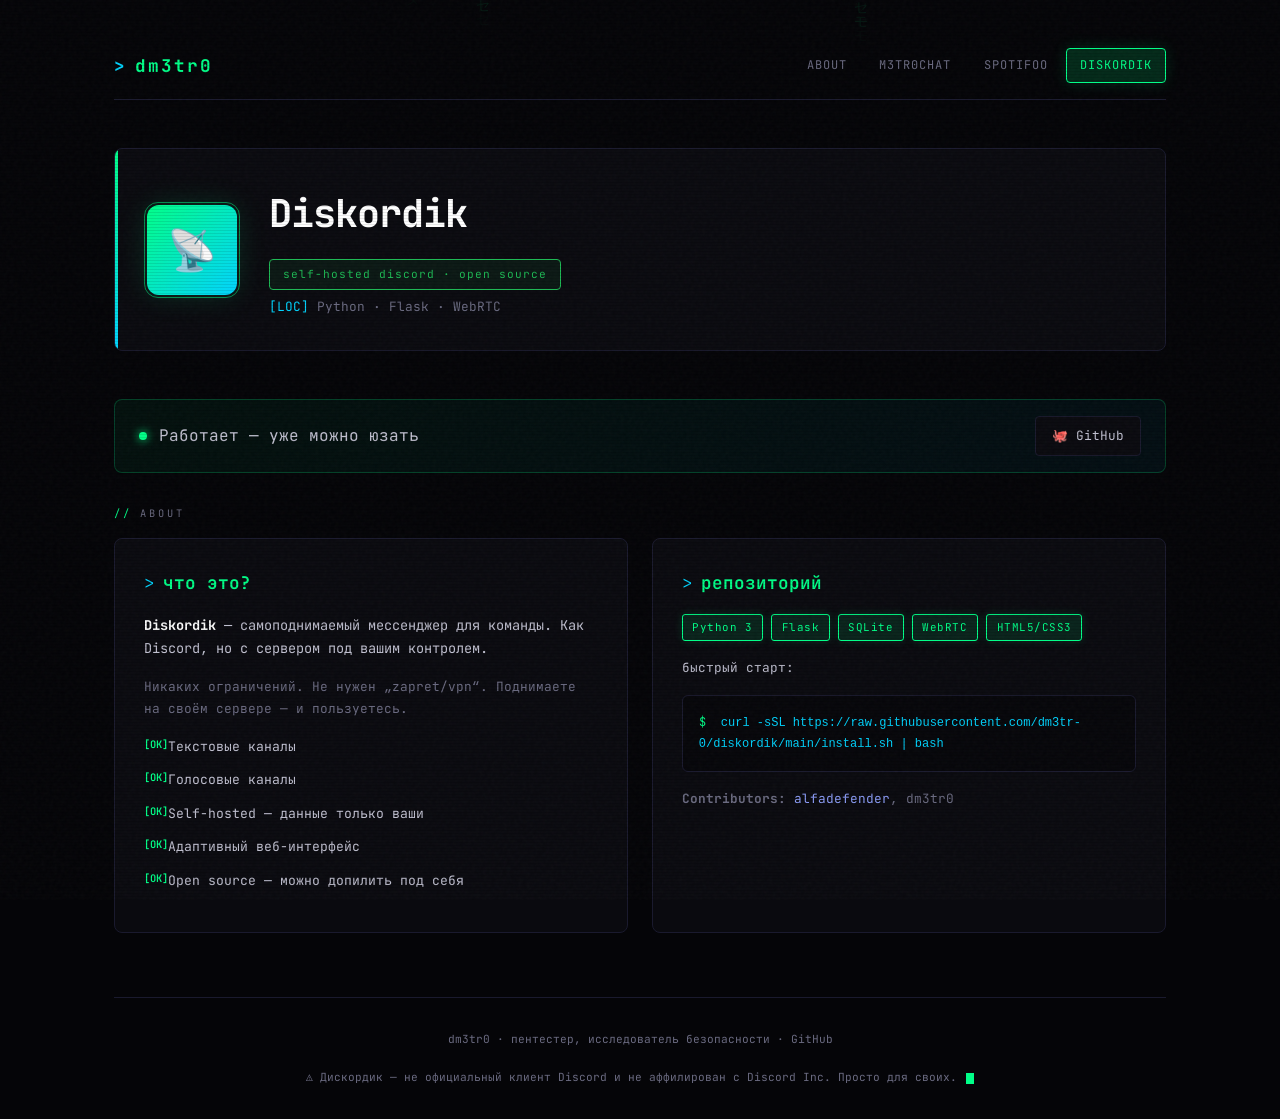
<file: index.html>
<!DOCTYPE html>
<html lang="ru">
<head>
    <meta charset="UTF-8">
    <meta name="viewport" content="width=device-width, initial-scale=1.0">
    <title>Diskordik · self‑hosted мессенджер</title>
    <meta name="description" content="Diskordik — self‑hosted мессенджер для команды. Как Discord, но сервер под вашим контролем.">
    <style>
@import url('https://fonts.googleapis.com/css2?family=JetBrains+Mono:wght@300;400;500;600;700&display=swap');

:root {
    --bg: #050508;
    --bg-card: #0a0a0f;
    --bg-card-hover: #0e0e15;
    --border: #1a1a2e;
    --border-hover: #00ff88;
    --text: #c0c0d0;
    --text-dim: #6a6a80;
    --accent: #00ff88;
    --accent-dim: #00cc6a;
    --accent-glow: rgba(0, 255, 136, 0.15);
    --accent2: #00d4ff;
    --accent2-glow: rgba(0, 212, 255, 0.15);
    --danger: #ff3366;
    --warning: #ffaa00;
    --success: #00ff88;
}

* { margin: 0; padding: 0; box-sizing: border-box; }

html { scroll-behavior: smooth; }

body {
    background: var(--bg);
    font-family: 'JetBrains Mono', 'Fira Code', monospace;
    color: var(--text);
    line-height: 1.7;
    min-height: 100vh;
    overflow-x: hidden;
    position: relative;
}

/* CRT Scanlines */
body::before {
    content: '';
    position: fixed;
    top: 0; left: 0; width: 100%; height: 100%;
    background: repeating-linear-gradient(
        0deg,
        rgba(0,0,0,0.15) 0px,
        rgba(0,0,0,0.15) 1px,
        transparent 1px,
        transparent 3px
    );
    pointer-events: none;
    z-index: 9999;
    opacity: 0.6;
}

/* Subtle noise */
body::after {
    content: '';
    position: fixed;
    top: 0; left: 0; width: 100%; height: 100%;
    background-image: url("data:image/svg+xml,%3Csvg viewBox='0 0 256 256' xmlns='http://www.w3.org/2000/svg'%3E%3Cfilter id='n'%3E%3CfeTurbulence type='fractalNoise' baseFrequency='0.9' numOctaves='4' stitchTiles='stitch'/%3E%3C/filter%3E%3Crect width='100%25' height='100%25' filter='url(%23n)' opacity='0.03'/%3E%3C/svg%3E");
    pointer-events: none;
    z-index: 9998;
}

/* Canvas background */
#matrix-canvas {
    position: fixed;
    top: 0; left: 0;
    width: 100%; height: 100%;
    z-index: 0;
    opacity: 0.08;
    pointer-events: none;
}

.container {
    max-width: 1100px;
    margin: 0 auto;
    padding: 2rem 1.5rem;
    position: relative;
    z-index: 1;
}

/* Navigation */
.nav {
    display: flex;
    justify-content: space-between;
    align-items: center;
    padding: 1rem 0;
    margin-bottom: 3rem;
    border-bottom: 1px solid var(--border);
    flex-wrap: wrap;
    gap: 1rem;
}

.nav-brand {
    font-size: 1.1rem;
    font-weight: 700;
    color: var(--accent);
    text-decoration: none;
    letter-spacing: 2px;
    display: flex;
    align-items: center;
    gap: 0.5rem;
}

.nav-brand::before {
    content: '>';
    color: var(--accent2);
    animation: blink 1s step-end infinite;
}

.nav-links {
    display: flex;
    gap: 0.3rem;
    flex-wrap: wrap;
}

.nav-links a {
    color: var(--text-dim);
    text-decoration: none;
    font-size: 0.75rem;
    padding: 0.4rem 0.8rem;
    border: 1px solid transparent;
    border-radius: 4px;
    transition: all 0.2s;
    letter-spacing: 1px;
    text-transform: uppercase;
}

.nav-links a:hover,
.nav-links a.active {
    color: var(--accent);
    border-color: var(--accent);
    background: var(--accent-glow);
    box-shadow: 0 0 15px var(--accent-glow);
}

/* Header */
.header {
    display: flex;
    align-items: center;
    gap: 2rem;
    flex-wrap: wrap;
    margin-bottom: 3rem;
    padding: 2rem;
    background: var(--bg-card);
    border: 1px solid var(--border);
    border-radius: 8px;
    position: relative;
    overflow: hidden;
}

.header::before {
    content: '';
    position: absolute;
    top: 0; left: 0;
    width: 3px; height: 100%;
    background: linear-gradient(180deg, var(--accent), var(--accent2));
}

.avatar {
    width: 90px;
    height: 90px;
    background: linear-gradient(135deg, var(--accent), var(--accent2));
    border-radius: 12px;
    display: flex;
    align-items: center;
    justify-content: center;
    font-size: 2.5rem;
    font-weight: 700;
    color: var(--bg);
    box-shadow: 0 0 30px var(--accent-glow);
    position: relative;
    flex-shrink: 0;
}

.avatar::after {
    content: '';
    position: absolute;
    inset: -3px;
    border-radius: 14px;
    border: 1px solid var(--accent);
    opacity: 0.5;
    animation: pulse-border 2s ease-in-out infinite;
}

@keyframes pulse-border {
    0%, 100% { opacity: 0.3; transform: scale(1); }
    50% { opacity: 0.7; transform: scale(1.02); }
}

.header-info h1 {
    font-size: 2.4rem;
    font-weight: 700;
    letter-spacing: -1px;
    color: #fff;
    margin-bottom: 0.3rem;
}

.glitch {
    position: relative;
}

.glitch::before,
.glitch::after {
    content: attr(data-text);
    position: absolute;
    top: 0; left: 0;
    width: 100%; height: 100%;
    opacity: 0;
}

.glitch:hover::before {
    animation: glitch-1 0.3s linear infinite;
    color: var(--accent);
    opacity: 0.8;
    z-index: -1;
}

.glitch:hover::after {
    animation: glitch-2 0.3s linear infinite;
    color: var(--accent2);
    opacity: 0.8;
    z-index: -2;
}

@keyframes glitch-1 {
    0%, 100% { clip-path: inset(0 0 95% 0); transform: translate(-2px, 0); }
    20% { clip-path: inset(30% 0 50% 0); transform: translate(2px, 0); }
    40% { clip-path: inset(60% 0 10% 0); transform: translate(-1px, 0); }
    60% { clip-path: inset(10% 0 80% 0); transform: translate(1px, 0); }
    80% { clip-path: inset(50% 0 30% 0); transform: translate(-2px, 0); }
}

@keyframes glitch-2 {
    0%, 100% { clip-path: inset(95% 0 0 0); transform: translate(2px, 0); }
    20% { clip-path: inset(50% 0 30% 0); transform: translate(-2px, 0); }
    40% { clip-path: inset(10% 0 60% 0); transform: translate(1px, 0); }
    60% { clip-path: inset(80% 0 10% 0); transform: translate(-1px, 0); }
    80% { clip-path: inset(30% 0 50% 0); transform: translate(2px, 0); }
}

.badge {
    display: inline-block;
    background: rgba(0,255,136,0.08);
    border: 1px solid var(--accent);
    border-radius: 4px;
    padding: 0.3rem 0.8rem;
    font-size: 0.7rem;
    color: var(--accent);
    margin-top: 0.5rem;
    letter-spacing: 1px;
}

.location {
    color: var(--text-dim);
    font-size: 0.8rem;
    margin-top: 0.4rem;
}

.location::before {
    content: '[LOC] ';
    color: var(--accent2);
}

/* Section labels */
.section-label {
    font-size: 0.65rem;
    color: var(--text-dim);
    text-transform: uppercase;
    letter-spacing: 3px;
    margin-bottom: 1rem;
    display: flex;
    align-items: center;
    gap: 0.5rem;
}

.section-label::before {
    content: '//';
    color: var(--accent);
}

/* Cards */
.grid {
    display: grid;
    grid-template-columns: repeat(auto-fit, minmax(320px, 1fr));
    gap: 1.5rem;
    margin-bottom: 2rem;
}

.card {
    background: var(--bg-card);
    border: 1px solid var(--border);
    border-radius: 8px;
    padding: 1.8rem;
    transition: all 0.3s ease;
    position: relative;
    overflow: hidden;
}

.card::before {
    content: '';
    position: absolute;
    top: 0; left: 0;
    width: 100%; height: 2px;
    background: linear-gradient(90deg, transparent, var(--accent), transparent);
    opacity: 0;
    transition: opacity 0.3s;
}

.card:hover {
    border-color: var(--accent);
    transform: translateY(-3px);
    box-shadow: 0 10px 40px rgba(0,0,0,0.4), 0 0 20px var(--accent-glow);
}

.card:hover::before {
    opacity: 1;
}

.card h3 {
    font-size: 1.1rem;
    margin-bottom: 1rem;
    color: var(--accent);
    display: flex;
    align-items: center;
    gap: 0.5rem;
    font-weight: 600;
}

.card h3::before {
    content: '>';
    color: var(--accent2);
    font-weight: 300;
}

.card p {
    color: var(--text);
    font-size: 0.85rem;
    margin-bottom: 0.8rem;
}

.card p strong {
    color: #fff;
}

/* Feature lists */
.feature-list {
    list-style: none;
    padding: 0;
}

.feature-list li {
    margin-bottom: 0.7rem;
    padding-left: 1.5rem;
    position: relative;
    font-size: 0.82rem;
    color: var(--text);
}

.feature-list li::before {
    content: '[OK]';
    position: absolute;
    left: 0;
    color: var(--accent);
    font-size: 0.65rem;
    font-weight: 600;
}

.feature-list li.disabled {
    color: var(--text-dim);
}

.feature-list li.disabled::before {
    content: '[--]';
    color: var(--text-dim);
}

/* Tech tags */
.tech-stack {
    display: flex;
    flex-wrap: wrap;
    gap: 0.5rem;
    margin-top: 1rem;
}

.tech-tag {
    background: rgba(0,255,136,0.05);
    border: 1px solid rgba(0,255,136,0.2);
    border-radius: 3px;
    padding: 0.2rem 0.6rem;
    font-size: 0.68rem;
    font-family: 'JetBrains Mono', monospace;
    color: var(--accent);
    letter-spacing: 0.5px;
}

.tech-tag.highlight {
    background: rgba(0,255,136,0.1);
    border-color: var(--accent);
    box-shadow: 0 0 8px var(--accent-glow);
}

/* Links */
.links-row {
    display: flex;
    flex-wrap: wrap;
    gap: 0.8rem;
    margin-top: 1rem;
}

.links-row a,
.contact-links a,
.card a {
    color: var(--accent2);
    text-decoration: none;
    font-size: 0.8rem;
    display: inline-flex;
    align-items: center;
    gap: 0.3rem;
    transition: all 0.2s;
    border-bottom: 1px solid transparent;
}

.links-row a:hover,
.contact-links a:hover,
.card a:hover {
    color: var(--accent);
    border-bottom-color: var(--accent);
    text-shadow: 0 0 8px var(--accent-glow);
}

.contact-links {
    display: flex;
    flex-direction: column;
    gap: 0.6rem;
}

.contact-links a {
    font-size: 0.82rem;
    font-family: 'JetBrains Mono', monospace;
    color: var(--text);
    border: none;
    padding: 0.3rem 0;
}

.contact-links a::before {
    content: '→ ';
    color: var(--accent2);
    opacity: 0.7;
}

.contact-links a:hover {
    color: var(--accent);
    padding-left: 0.3rem;
}

/* QR codes */
.qr-grid {
    display: flex;
    gap: 1.2rem;
    flex-wrap: wrap;
}

.qr-item {
    text-align: center;
}

.qr-item img {
    width: 90px; height: 90px;
    border-radius: 6px;
    border: 1px solid var(--border);
    filter: hue-rotate(100deg) saturate(1.5);
    transition: all 0.3s;
}

.qr-item img:hover {
    border-color: var(--accent);
    box-shadow: 0 0 15px var(--accent-glow);
}

.qr-item p {
    font-size: 0.6rem;
    color: var(--text-dim);
    margin-top: 0.4rem;
}

/* Status banner */
.status-banner {
    background: linear-gradient(135deg, rgba(0,255,136,0.05), rgba(0,212,255,0.05));
    border: 1px solid rgba(0,255,136,0.2);
    border-radius: 8px;
    padding: 1rem 1.5rem;
    margin-bottom: 2rem;
    display: flex;
    align-items: center;
    justify-content: space-between;
    flex-wrap: wrap;
    gap: 1rem;
}

.status-text {
    display: flex;
    align-items: center;
    gap: 0.75rem;
}

.status-dot {
    width: 8px; height: 8px;
    border-radius: 50%;
    animation: pulse-dot 2s ease-in-out infinite;
}

.status-dot.green { background: var(--success); box-shadow: 0 0 10px var(--success); }
.status-dot.yellow { background: var(--warning); box-shadow: 0 0 10px var(--warning); }
.status-dot.red { background: var(--danger); box-shadow: 0 0 10px var(--danger); }

@keyframes pulse-dot {
    0%, 100% { opacity: 1; transform: scale(1); }
    50% { opacity: 0.5; transform: scale(1.3); }
}

.status-text span:first-child {
    font-weight: 600;
    color: var(--accent);
}

.github-link {
    background: var(--bg-card);
    border: 1px solid var(--border);
    border-radius: 4px;
    padding: 0.5rem 1rem;
    color: var(--text);
    text-decoration: none;
    font-size: 0.8rem;
    display: inline-flex;
    align-items: center;
    gap: 0.5rem;
    transition: all 0.2s;
}

.github-link:hover {
    border-color: var(--accent);
    color: var(--accent);
    box-shadow: 0 0 15px var(--accent-glow);
}

/* Code blocks */
.quick-start {
    background: #06060a;
    border: 1px solid var(--border);
    border-radius: 6px;
    padding: 1rem;
    font-family: 'JetBrains Mono', monospace;
    font-size: 0.75rem;
    overflow-x: auto;
    margin-top: 1rem;
    position: relative;
}

.quick-start::before {
    content: '$';
    color: var(--accent);
    margin-right: 0.5rem;
}

.quick-start code {
    color: var(--accent2);
    background: none;
    padding: 0;
}

.inline-code {
    background: #06060a;
    border: 1px solid var(--border);
    padding: 0.15rem 0.4rem;
    border-radius: 3px;
    font-family: 'JetBrains Mono', monospace;
    font-size: 0.8em;
    color: var(--accent2);
}

/* Project hero for single-project pages */
.project-hero {
    text-align: center;
    padding: 3rem 1rem;
    margin-bottom: 2rem;
}

.project-hero .logo {
    font-size: 4rem;
    margin-bottom: 1rem;
    filter: drop-shadow(0 0 20px var(--accent-glow));
}

.project-hero h1 {
    font-size: 2.5rem;
    background: linear-gradient(135deg, #fff, var(--accent));
    -webkit-background-clip: text;
    background-clip: text;
    color: transparent;
    margin-bottom: 0.5rem;
}

.project-hero .tagline {
    color: var(--text-dim);
    font-size: 1rem;
    letter-spacing: 2px;
    text-transform: uppercase;
}

/* Download button */
.download-btn {
    display: inline-block;
    background: linear-gradient(135deg, var(--accent), var(--accent-dim));
    color: var(--bg);
    text-decoration: none;
    padding: 0.7rem 1.5rem;
    border-radius: 4px;
    font-weight: 600;
    font-size: 0.85rem;
    margin-top: 1rem;
    transition: all 0.2s;
    border: none;
    cursor: pointer;
    box-shadow: 0 4px 15px var(--accent-glow);
}

.download-btn:hover {
    transform: translateY(-2px);
    box-shadow: 0 6px 25px var(--accent-glow);
}

/* Changelog */
.changelog-item {
    margin-bottom: 0.75rem;
    padding-bottom: 0.5rem;
    border-bottom: 1px solid var(--border);
    font-size: 0.8rem;
}

.changelog-item:last-child {
    border-bottom: none;
}

.changelog-date {
    color: var(--accent);
    font-size: 0.65rem;
    display: inline-block;
    margin-right: 0.5rem;
    font-weight: 600;
}

/* Footer */
footer {
    margin-top: 4rem;
    padding-top: 2rem;
    border-top: 1px solid var(--border);
    text-align: center;
    font-size: 0.7rem;
    color: var(--text-dim);
}

footer a {
    color: var(--text-dim);
    text-decoration: none;
    border-bottom: 1px solid transparent;
    transition: all 0.2s;
}

footer a:hover {
    color: var(--accent);
    border-bottom-color: var(--accent);
}

/* Warning boxes */
.warning-box {
    background: rgba(255, 170, 0, 0.05);
    border: 1px solid rgba(255, 170, 0, 0.3);
    border-radius: 6px;
    padding: 1rem;
    margin-top: 1rem;
    font-size: 0.75rem;
    color: var(--warning);
}

.warning-box::before {
    content: '[WARN] ';
    font-weight: 600;
}

/* Blink cursor */
.cursor {
    display: inline-block;
    width: 8px;
    height: 1em;
    background: var(--accent);
    animation: blink 1s step-end infinite;
    vertical-align: text-bottom;
    margin-left: 2px;
}

@keyframes blink {
    0%, 100% { opacity: 1; }
    50% { opacity: 0; }
}

/* Responsive */
@media (max-width: 700px) {
    .header { flex-direction: column; text-align: center; }
    .header::before { width: 100%; height: 3px; }
    .grid { grid-template-columns: 1fr; }
    .nav { flex-direction: column; align-items: flex-start; }
    .project-hero h1 { font-size: 1.8rem; }
    .status-banner { flex-direction: column; text-align: center; }
}

/* Scrollbar */
::-webkit-scrollbar { width: 6px; }
::-webkit-scrollbar-track { background: var(--bg); }
::-webkit-scrollbar-thumb { background: var(--border); border-radius: 3px; }
::-webkit-scrollbar-thumb:hover { background: var(--accent); }

/* Selection */
::selection {
    background: var(--accent);
    color: var(--bg);
}
</style>
</head>
<body>
    <canvas id="matrix-canvas"></canvas>
    <div class="container">
        <nav class="nav">
            <a href="https://dm3tr0.ru" class="nav-brand">dm3tr0</a>
            <div class="nav-links">
                <a href="https://dm3tr0.ru">about</a>
                <a href="https://messenger.dm3tr0.ru">M3tr0Chat</a>
                <a href="https://spotifoo.dm3tr0.ru">Spotifoo</a>
                <a href="https://diskordik.dm3tr0.ru" class="active">Diskordik</a>
            </div>
        </nav>

        <div class="header">
            <div class="avatar">📡</div>
            <div class="header-info">
                <h1 class="glitch" data-text="Diskordik">Diskordik</h1>
                <span class="badge" style="border-color: #1db954; color: #1db954; background: rgba(29,185,84,0.08);">self‑hosted discord · open source</span>
                <div class="location">Python · Flask · WebRTC</div>
            </div>
        </div>

        <!-- Status banner -->
        <div class="status-banner" >
            <div class="status-text">
                <div class="status-dot green"></div>
                <span>Работает — уже можно юзать</span>
            </div>
            <div style="display: flex; gap: 0.5rem;">
                <a href="https://github.com/dm3tr-0/diskordik" class="github-link">🐙 GitHub</a>
            </div>
        </div>

        <div class="section-label">about</div>

        <div class="grid">
            <div class="card">
                <h3>что это?</h3>
                <p style="margin-bottom: 1rem;">
                    <strong>Diskordik</strong> — самоподнимаемый мессенджер для команды. 
                    Как Discord, но с сервером под вашим контролем.
                </p>
                <p style="color: var(--text-dim); font-size: 0.8rem;">
                    Никаких ограничений. Не нужен „zapret/vpn“. Поднимаете на своём сервере — и пользуетесь.
                </p>
                <ul class="feature-list" style="margin-top: 1rem;">
                    <li>Текстовые каналы</li>
                    <li>Голосовые каналы</li>
                    <li>Self-hosted — данные только ваши</li>
                    <li>Адаптивный веб‑интерфейс</li>
                    <li>Open source — можно допилить под себя</li>
                </ul>
            </div>

            <div class="card">
                <h3>репозиторий</h3>
                <div class="tech-stack">
                    <span class="tech-tag highlight">Python 3</span>
                    <span class="tech-tag highlight">Flask</span>
                    <span class="tech-tag highlight">SQLite</span>
                    <span class="tech-tag highlight">WebRTC</span>
                    <span class="tech-tag highlight">HTML5/CSS3</span>
                </div>
                <p style="margin-top: 1rem; font-size: 0.8rem;">быстрый старт:</p>
                <div class="quick-start">
                    <code>curl -sSL https://raw.githubusercontent.com/dm3tr-0/diskordik/main/install.sh | bash</code>
                </div>
                <div style="margin-top: 1rem; font-size: 0.8rem; color: var(--text-dim);">
                    <strong>Contributors:</strong> 
                    <a href="https://github.com/alfadefender" style="color: #8b9cf7;">alfadefender</a>, dm3tr0
                </div>
            </div>
        </div>

        <footer>
            dm3tr0 · пентестер, исследователь безопасности · 
            <a href="https://github.com/dm3tr-0">GitHub</a>
            <br><br>
            ⚠️ Дискордик — не официальный клиент Discord и не аффилирован с Discord Inc. Просто для своих.
            <span class="cursor"></span>
        </footer>
    </div>
    <script>
const canvas = document.getElementById('matrix-canvas');
const ctx = canvas.getContext('2d');

let w, h;
const cols = [];
const fontSize = 14;
const chars = '01アイウエオカキクケコサシスセソタチツテトナニヌネノハヒフヘホマミムメモヤユヨラリルレロワヲン';

function resize() {
    w = canvas.width = window.innerWidth;
    h = canvas.height = window.innerHeight;
    const colCount = Math.floor(w / fontSize);
    for (let i = 0; i < colCount; i++) {
        cols[i] = Math.random() * -100;
    }
}

function draw() {
    ctx.fillStyle = 'rgba(5, 5, 8, 0.05)';
    ctx.fillRect(0, 0, w, h);
    ctx.font = fontSize + 'px JetBrains Mono';
    
    const colCount = Math.floor(w / fontSize);
    for (let i = 0; i < colCount; i++) {
        const char = chars[Math.floor(Math.random() * chars.length)];
        const x = i * fontSize;
        const y = cols[i] * fontSize;
        
        ctx.fillStyle = '#00ff88';
        ctx.fillText(char, x, y);
        ctx.fillStyle = 'rgba(0, 255, 136, 0.3)';
        ctx.fillText(char, x, y + fontSize);
        
        if (y > h && Math.random() > 0.975) {
            cols[i] = 0;
        }
        cols[i]++;
    }
}

resize();
window.addEventListener('resize', resize);
setInterval(draw, 50);
</script>
</body>
</html>
</file>
